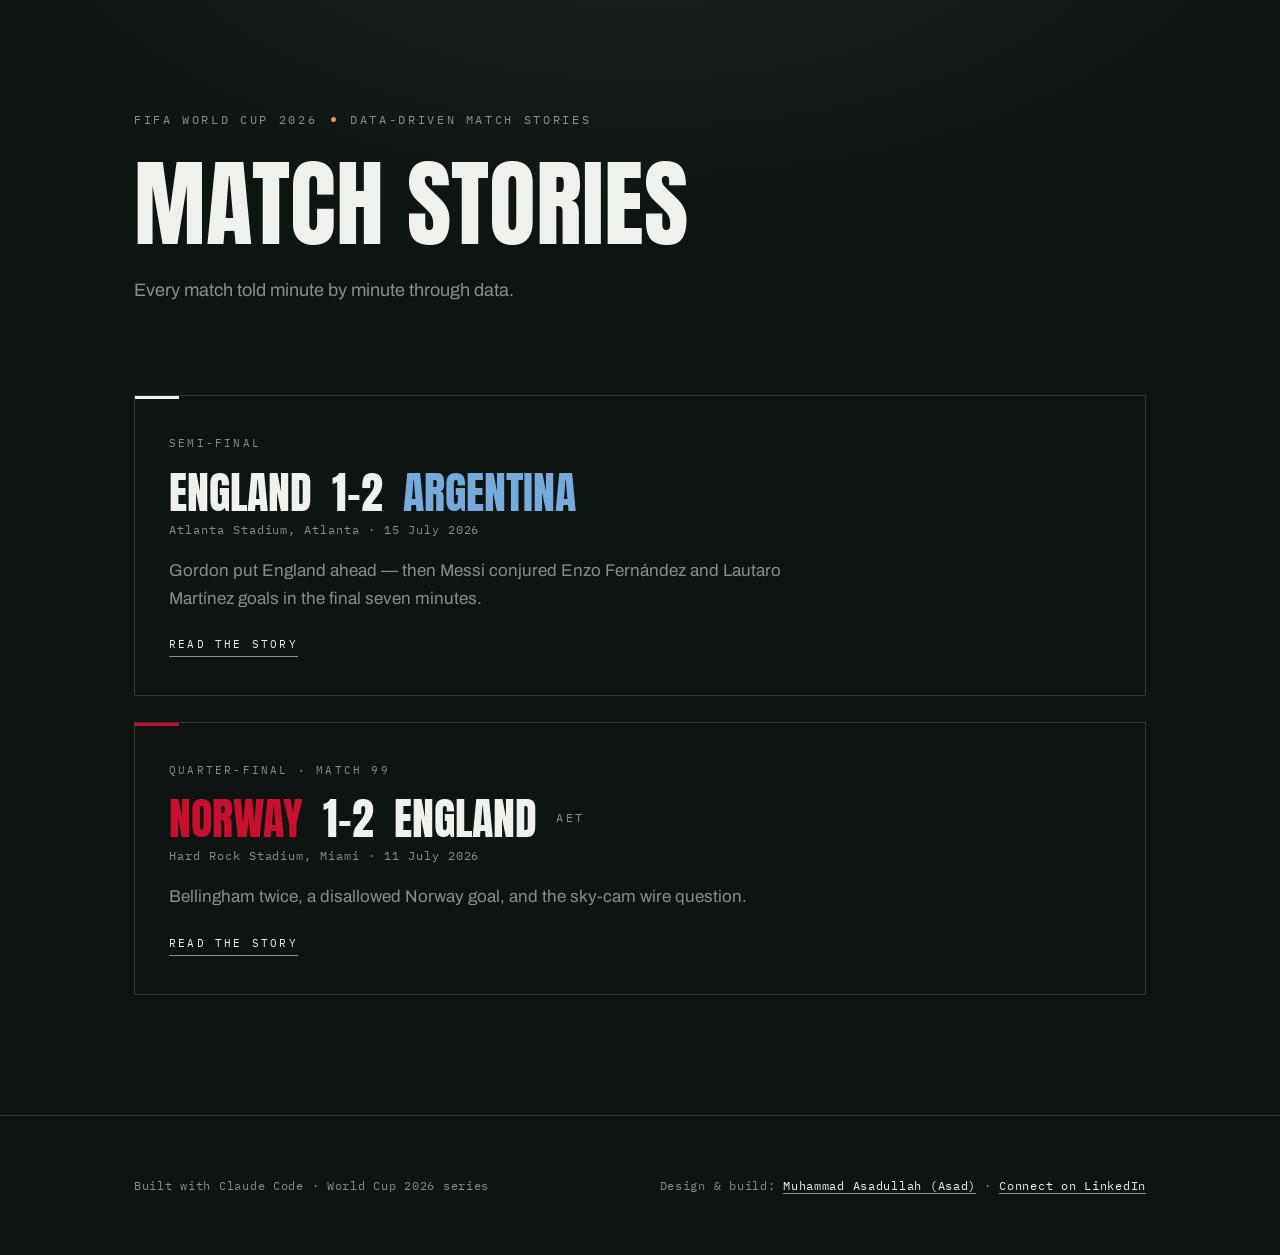
<file: index.html>
<!DOCTYPE html>
<html lang="en">
<head>
<meta charset="UTF-8">
<meta name="viewport" content="width=device-width, initial-scale=1.0">
<title>World Cup 2026 · Match Stories</title>
<meta name="description" content="FIFA World Cup 2026 match stories — every match told minute by minute through data.">
<link rel="preconnect" href="https://fonts.googleapis.com">
<link href="https://fonts.googleapis.com/css2?family=Anton&family=Archivo:wght@400;500;600&family=IBM+Plex+Mono:wght@400;500&display=swap" rel="stylesheet">
<style>
  :root{
    --pitch:#0D1411;
    --pitch-2:#111A16;
    --chalk:#EFF2EC;
    --chalk-dim:rgba(239,242,236,.55);
    --chalk-faint:rgba(239,242,236,.16);
    --amber:#E3A33B;
    --max:1060px;
  }
  *{margin:0;padding:0;box-sizing:border-box}
  body{
    background:
      radial-gradient(1200px 600px at 50% -10%, rgba(233,239,232,.07), transparent 60%),
      var(--pitch);
    color:var(--chalk);
    font-family:'Archivo',sans-serif;
    font-size:17px;line-height:1.65;
    -webkit-font-smoothing:antialiased;
    min-height:100svh;
  }
  ::selection{background:var(--amber);color:var(--pitch)}
  .wrap{max-width:var(--max);margin:0 auto;padding:0 24px}
  header{padding:110px 0 70px}
  .eyebrow{
    font-family:'IBM Plex Mono',monospace;font-size:12px;letter-spacing:.22em;text-transform:uppercase;
    color:var(--chalk-dim);margin-bottom:26px;
    display:flex;gap:14px;align-items:center;flex-wrap:wrap;
  }
  .eyebrow .dot{width:5px;height:5px;border-radius:50%;background:var(--amber);display:inline-block}
  h1{
    font-family:'Anton',sans-serif;text-transform:uppercase;font-weight:400;
    font-size:clamp(44px,8vw,96px);line-height:1;
  }
  .tagline{margin-top:24px;color:var(--chalk-dim);font-size:18px;max-width:560px}
  main{padding-bottom:120px}
  .stories{display:flex;flex-direction:column;gap:26px;margin-top:20px}
  .story-card{
    display:block;text-decoration:none;color:inherit;
    border:1px solid var(--chalk-faint);
    padding:38px 34px;position:relative;
    transition:border-color .2s ease,background .2s ease,transform .2s ease;
  }
  .story-card::before{
    content:'';position:absolute;top:0;left:0;width:44px;height:3px;
    background:var(--card-accent,var(--amber));
  }
  .story-card:hover{border-color:var(--chalk-dim);background:var(--pitch-2);transform:translateY(-2px)}
  .story-card .round{
    font-family:'IBM Plex Mono',monospace;font-size:11px;letter-spacing:.2em;text-transform:uppercase;
    color:var(--chalk-dim);display:block;margin-bottom:16px;
  }
  .story-card .fixture{
    font-family:'Anton',sans-serif;text-transform:uppercase;
    font-size:clamp(26px,4.4vw,44px);line-height:1.05;
    display:flex;gap:.45em;align-items:baseline;flex-wrap:wrap;
  }
  .story-card .fixture .h{color:var(--card-home,var(--chalk))}
  .story-card .fixture .a{color:var(--card-away,var(--chalk))}
  .story-card .fixture .s{color:var(--chalk)}
  .story-card .fixture .note{
    font-family:'IBM Plex Mono',monospace;font-size:12px;letter-spacing:.18em;
    color:var(--chalk-dim);align-self:center;
  }
  .story-card .meta{
    font-family:'IBM Plex Mono',monospace;font-size:12px;letter-spacing:.08em;
    color:var(--chalk-dim);margin-top:14px;
  }
  .story-card .blurb{color:var(--chalk-dim);margin-top:14px;max-width:620px}
  .story-card .cta{
    font-family:'IBM Plex Mono',monospace;font-size:11px;letter-spacing:.2em;text-transform:uppercase;
    color:var(--chalk);margin-top:22px;display:inline-block;
    border-bottom:1px solid var(--chalk-dim);padding-bottom:3px;
  }
  .story-card:hover .cta{border-bottom-color:var(--amber)}
  .empty,.load-error{
    font-family:'IBM Plex Mono',monospace;font-size:14px;color:var(--chalk-dim);line-height:2;
  }
  footer{border-top:1px solid var(--chalk-faint);padding:60px 0}
  footer .wrap{display:flex;justify-content:space-between;gap:24px;flex-wrap:wrap;align-items:baseline}
  footer p{font-family:'IBM Plex Mono',monospace;font-size:12px;color:var(--chalk-dim);letter-spacing:.06em}
  footer a{
    color:var(--chalk);text-decoration:none;
    border-bottom:1px solid var(--chalk-dim);
    transition:border-color .2s ease,color .2s ease;
  }
  footer a:hover{color:#fff;border-bottom-color:var(--amber)}
  :focus-visible{outline:2px solid var(--amber);outline-offset:3px}
</style>
</head>
<body>
<header>
  <div class="wrap">
    <div class="eyebrow">
      <span>FIFA World Cup 2026</span><span class="dot"></span>
      <span>Data-driven match stories</span>
    </div>
    <h1>Match Stories</h1>
    <p class="tagline" id="tagline">Every match told minute by minute through data.</p>
  </div>
</header>
<main>
  <div class="wrap">
    <div class="stories" id="stories"></div>
  </div>
</main>
<footer>
  <div class="wrap">
    <p>Built with Claude Code · World Cup 2026 series</p>
    <p>Design &amp; build:
      <a href="https://www.linkedin.com/in/masad1" target="_blank" rel="noopener">Muhammad Asadullah (Asad)</a>
      · <a href="https://www.linkedin.com/in/masad1" target="_blank" rel="noopener">Connect on LinkedIn</a>
    </p>
  </div>
</footer>
<script>
(function(){
  var box = document.getElementById('stories');
  function esc(s){
    return String(s).replace(/[&<>"']/g, function(c){
      return {'&':'&amp;','<':'&lt;','>':'&gt;','"':'&quot;',"'":'&#39;'}[c];
    });
  }
  fetch('matches/manifest.json')
    .then(function(res){
      if(!res.ok) throw new Error('HTTP ' + res.status);
      return res.json();
    })
    .then(function(manifest){
      if(manifest.tagline) document.getElementById('tagline').textContent = manifest.tagline;
      if(!manifest.stories.length){
        box.innerHTML = '<p class="empty">No match stories yet.</p>';
        return;
      }
      box.innerHTML = manifest.stories.map(function(m){
        return '<a class="story-card" href="' + esc(m.page) + '"' +
          ' style="--card-accent:' + esc(m.home.color) + ';--card-home:' + esc(m.home.color) + ';--card-away:' + esc(m.away.color) + '">' +
          '<span class="round">' + esc(m.round) + '</span>' +
          '<span class="fixture">' +
            '<span class="h">' + esc(m.home.name) + '</span>' +
            '<span class="s">' + m.home.score + '–' + m.away.score + '</span>' +
            '<span class="a">' + esc(m.away.name) + '</span>' +
            (m.note ? '<span class="note">' + esc(m.note) + '</span>' : '') +
          '</span>' +
          '<span class="meta">' + esc(m.venue) + ' · ' + esc(m.date) + '</span>' +
          '<p class="blurb">' + esc(m.blurb) + '</p>' +
          '<span class="cta">Read the story</span>' +
        '</a>';
      }).join('');
    })
    .catch(function(err){
      box.innerHTML = '<p class="load-error">Could not load matches/manifest.json (' + esc(String(err.message || err)) + ').<br>' +
        'Serve this folder over HTTP, e.g. <strong>python -m http.server</strong>, then reload.</p>';
    });
})();
</script>
</body>
</html>
</file>
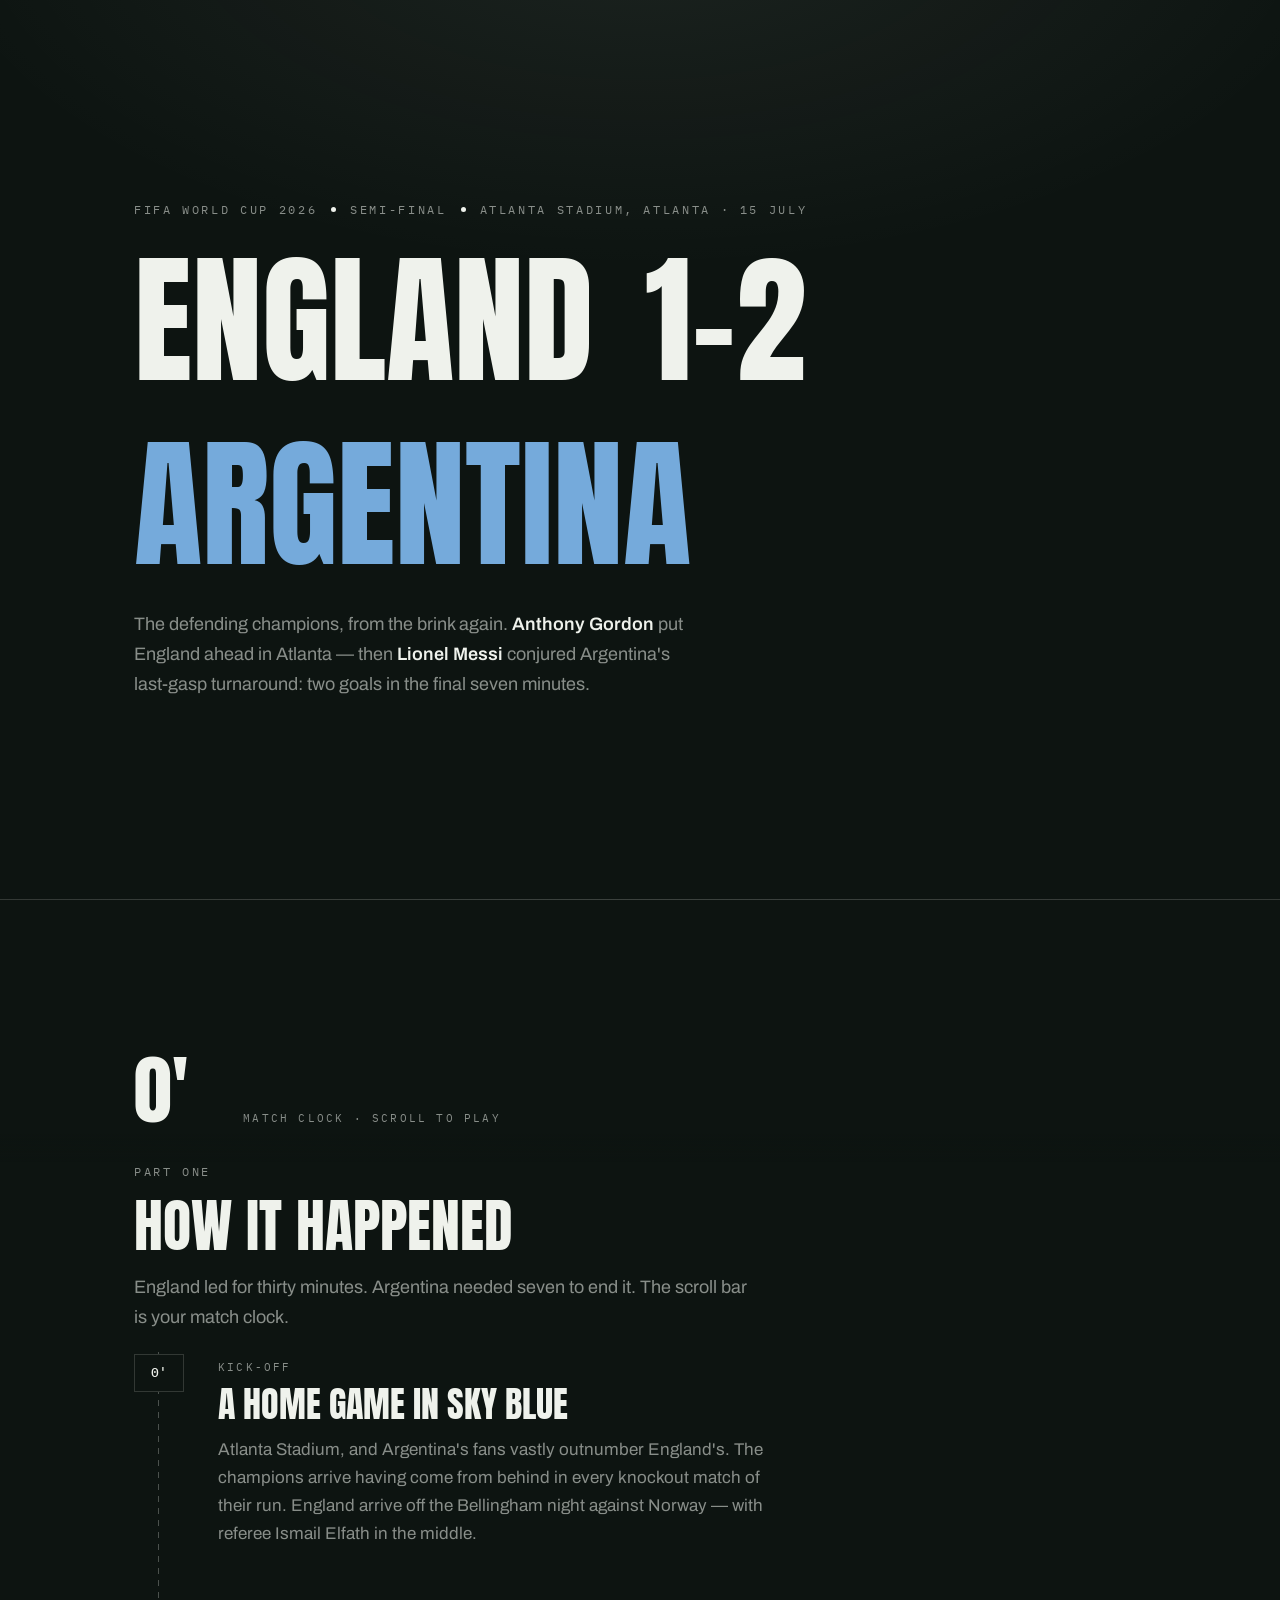
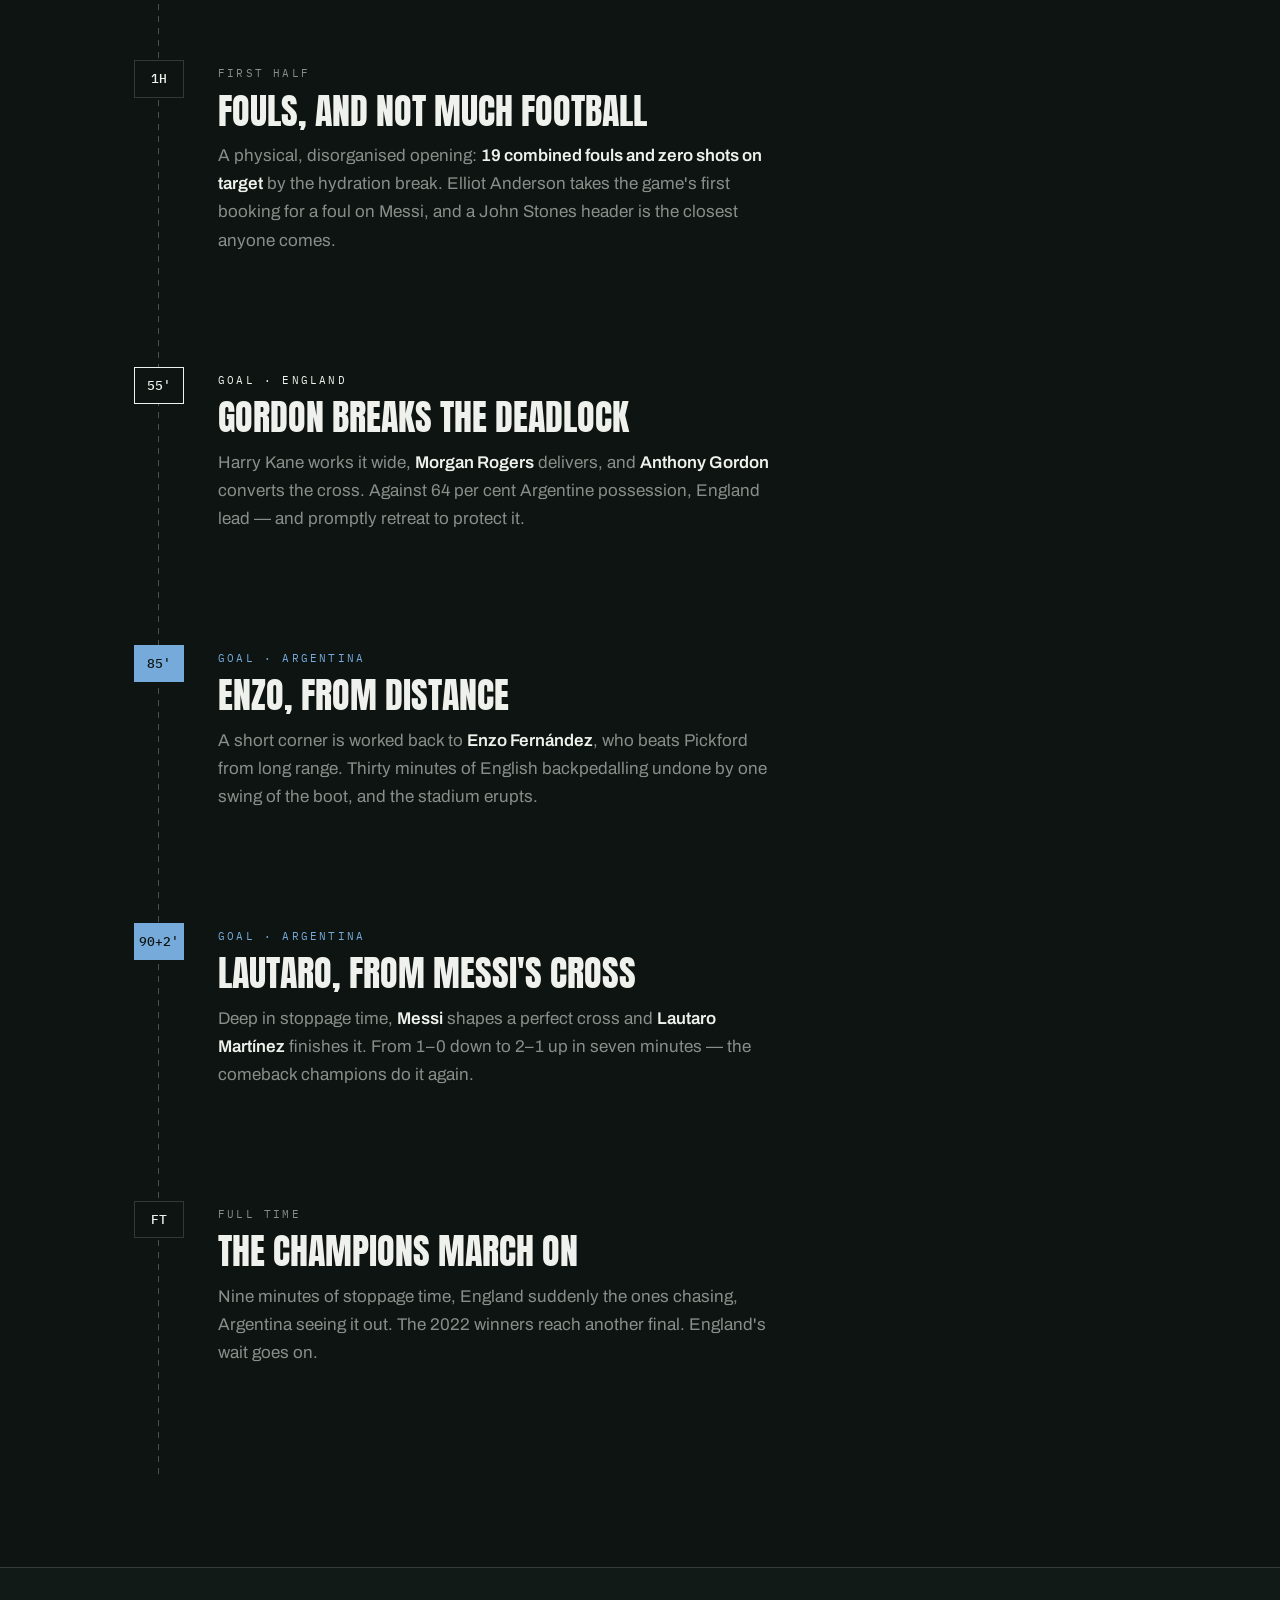
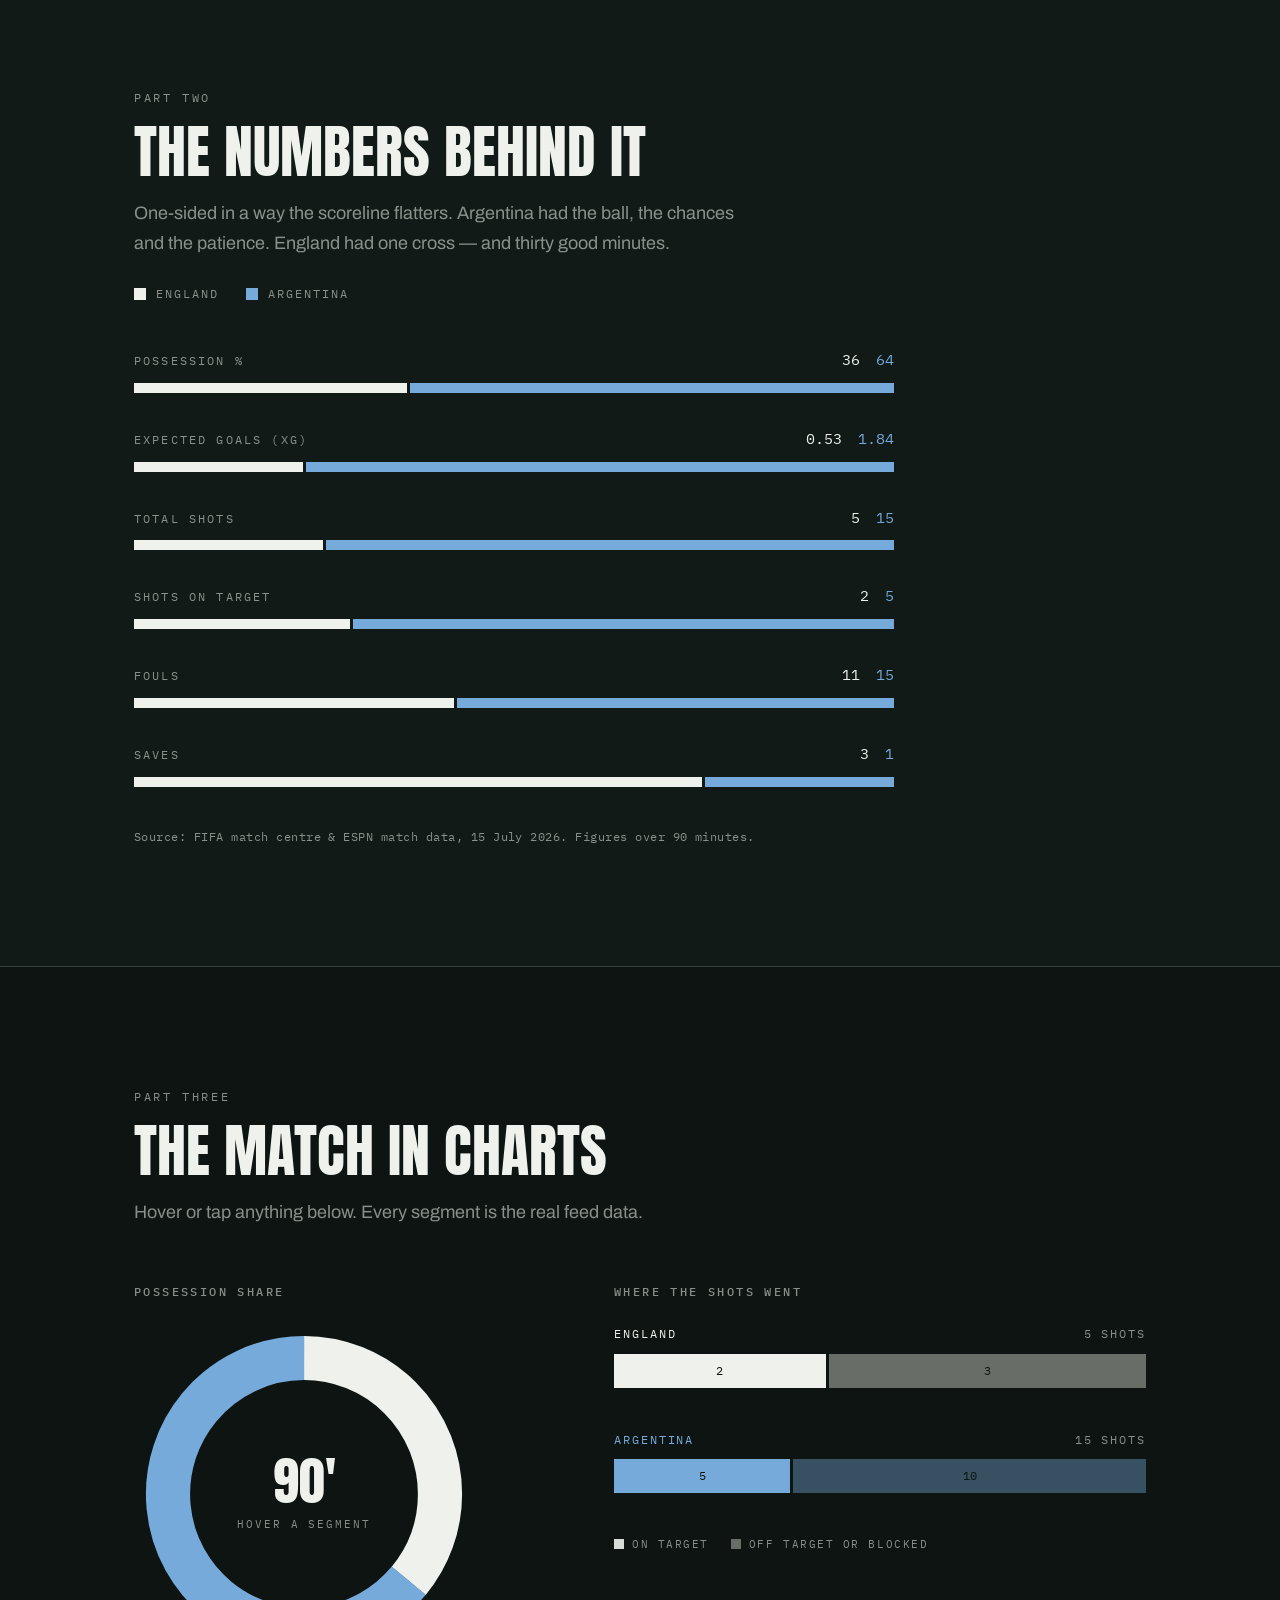
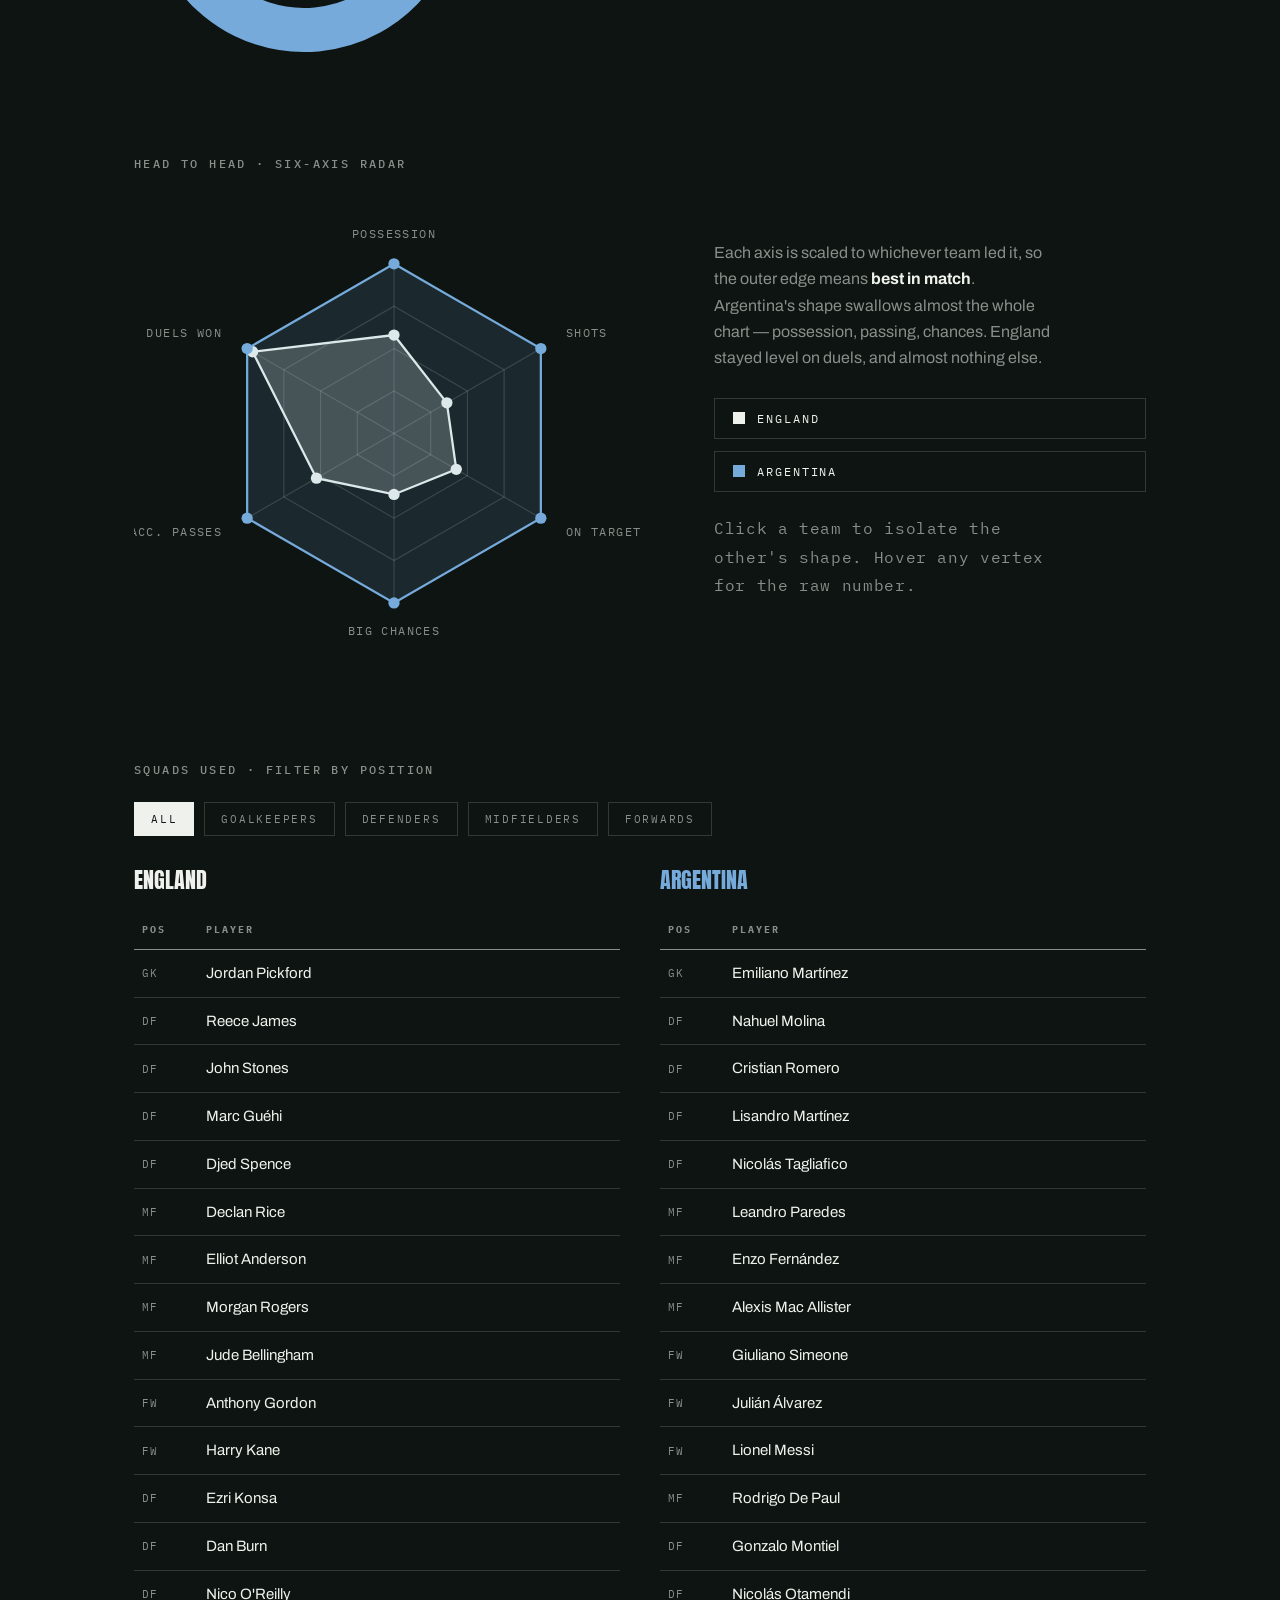
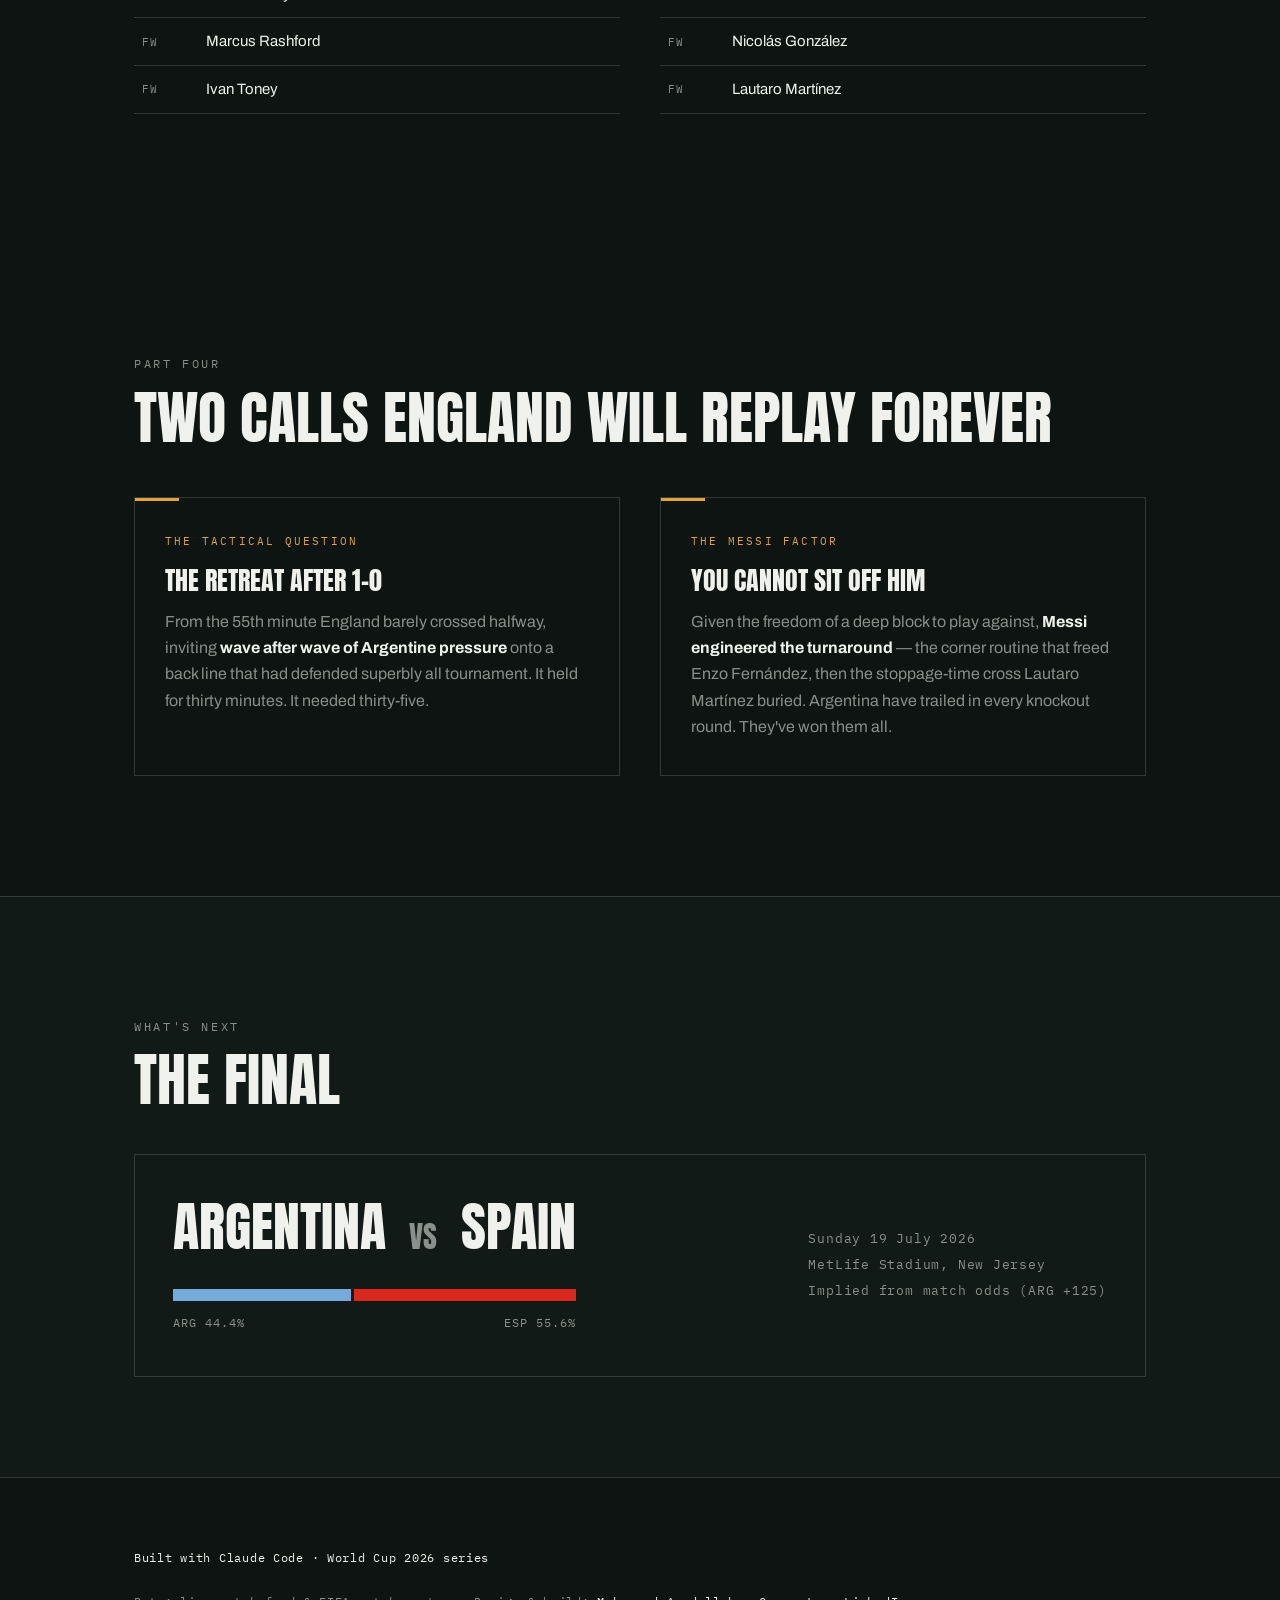
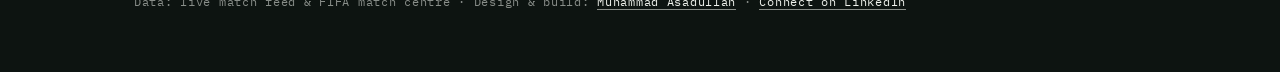
<file: england-argentina-story.html>
<!DOCTYPE html>
<html lang="en">
<head>
<meta charset="UTF-8">
<meta name="viewport" content="width=device-width, initial-scale=1.0">
<title>ENG 1–2 ARG · A Semi-final in Data</title>
<meta name="description" content="England 1-2 Argentina, FIFA World Cup 2026 semi-final, told minute by minute through data.">
<link rel="preconnect" href="https://fonts.googleapis.com">
<link href="https://fonts.googleapis.com/css2?family=Anton&family=Archivo:wght@400;500;600&family=IBM+Plex+Mono:wght@400;500&display=swap" rel="stylesheet">
<link rel="stylesheet" href="assets/story.css">
</head>
<body data-match="matches/england-argentina-sf.json">
<script src="assets/story.js"></script>
</body>
</html>
</file>
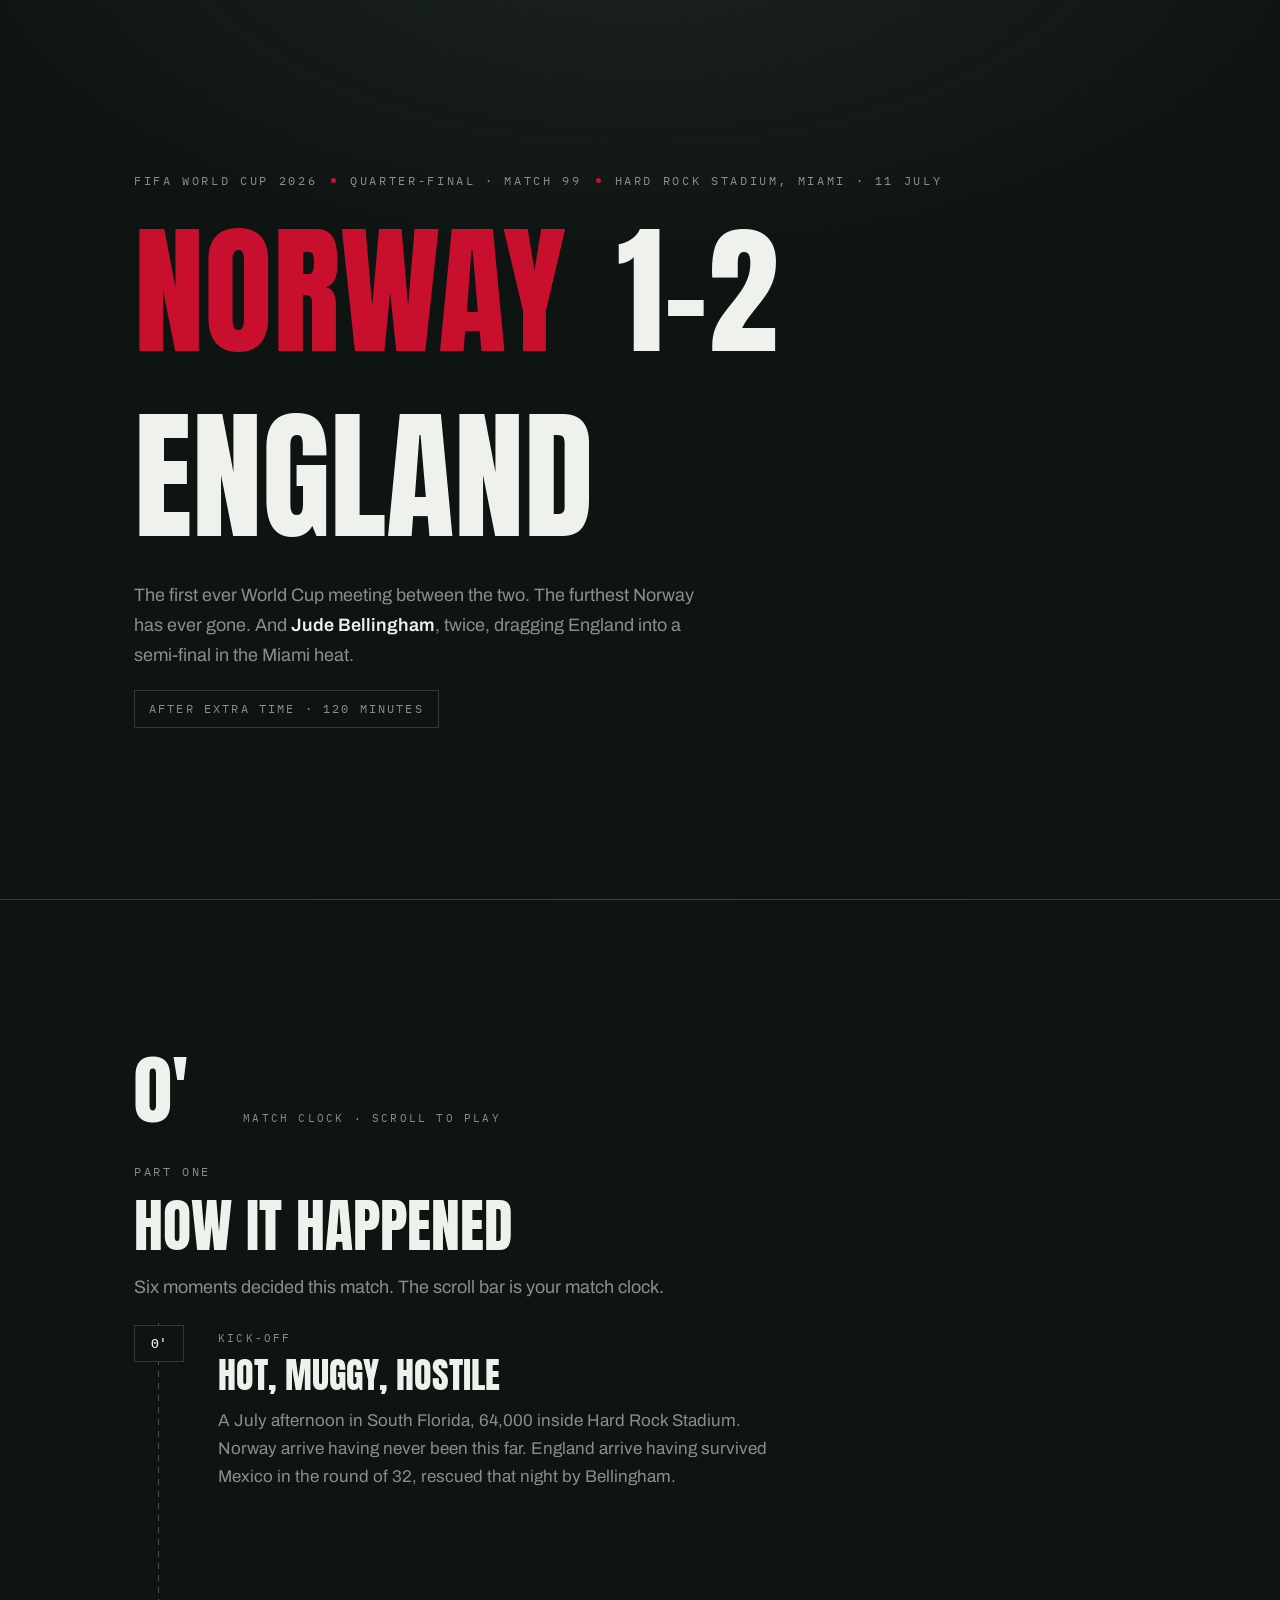
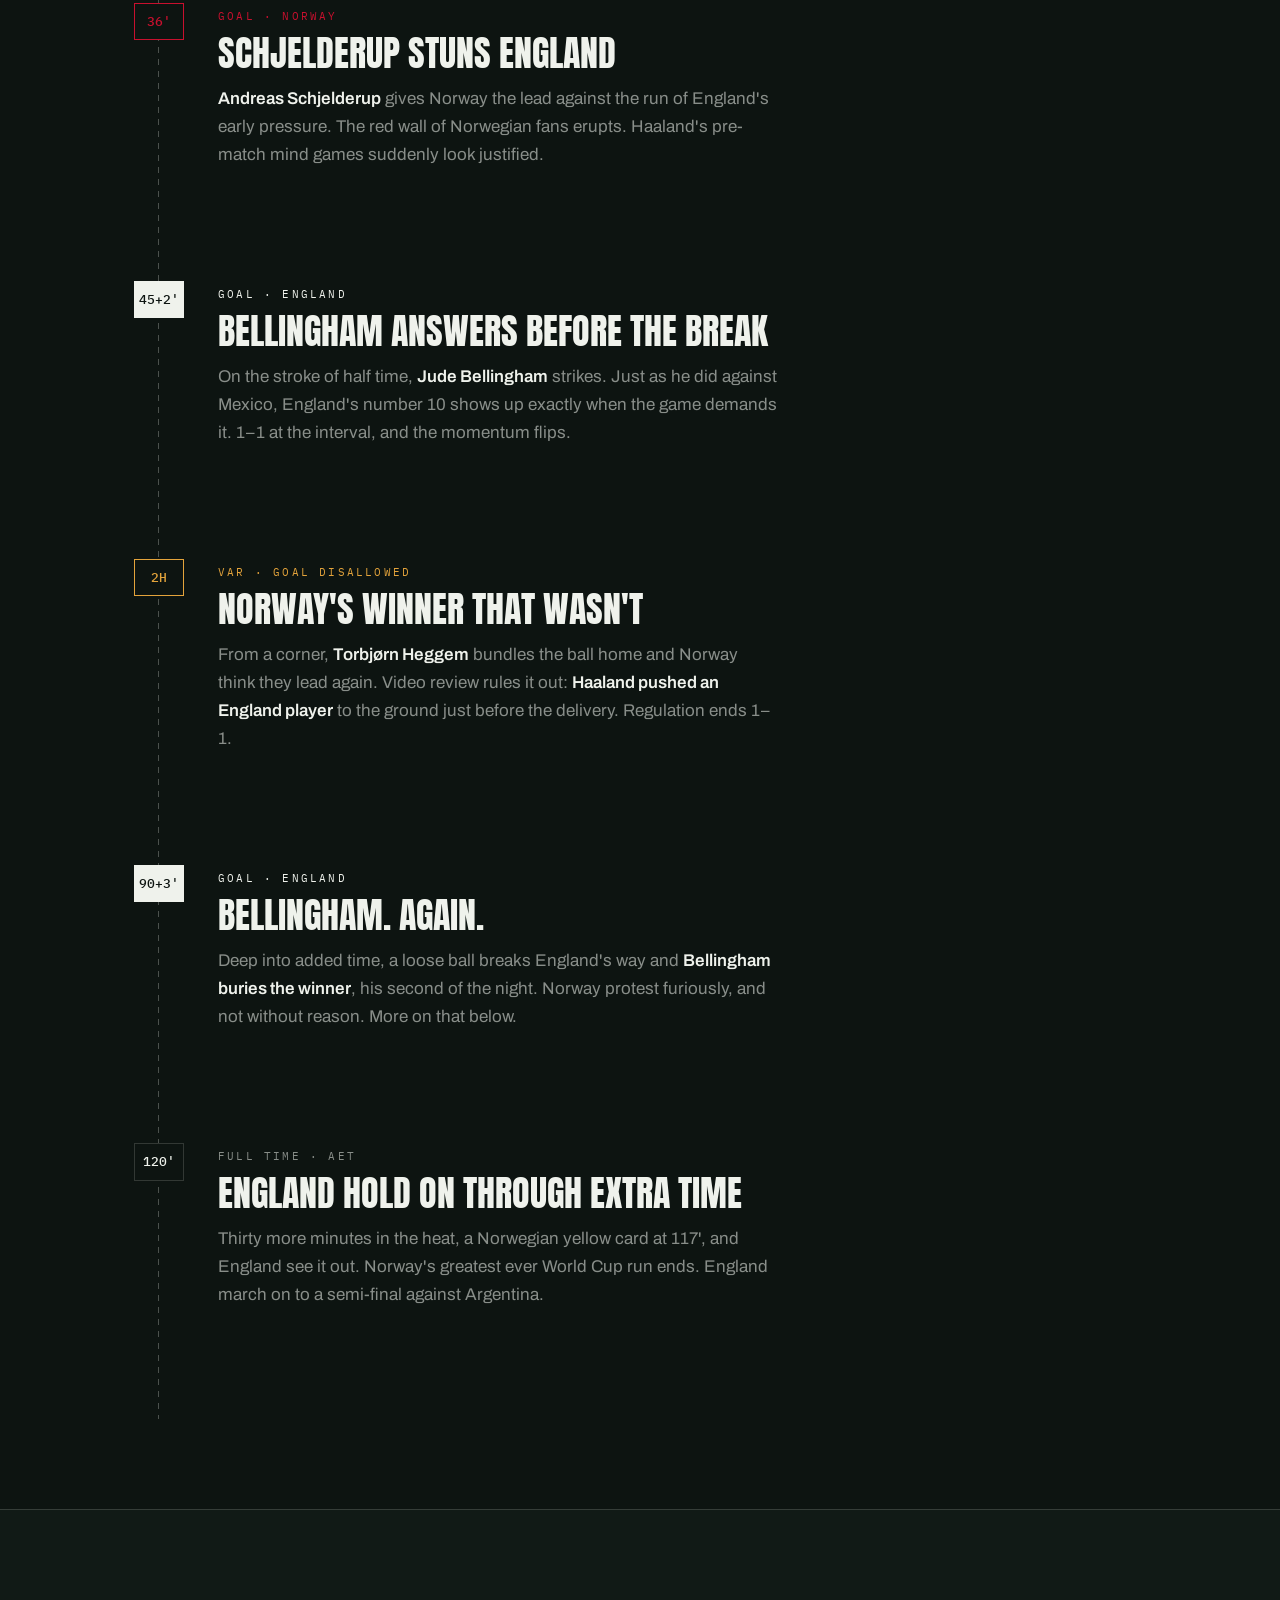
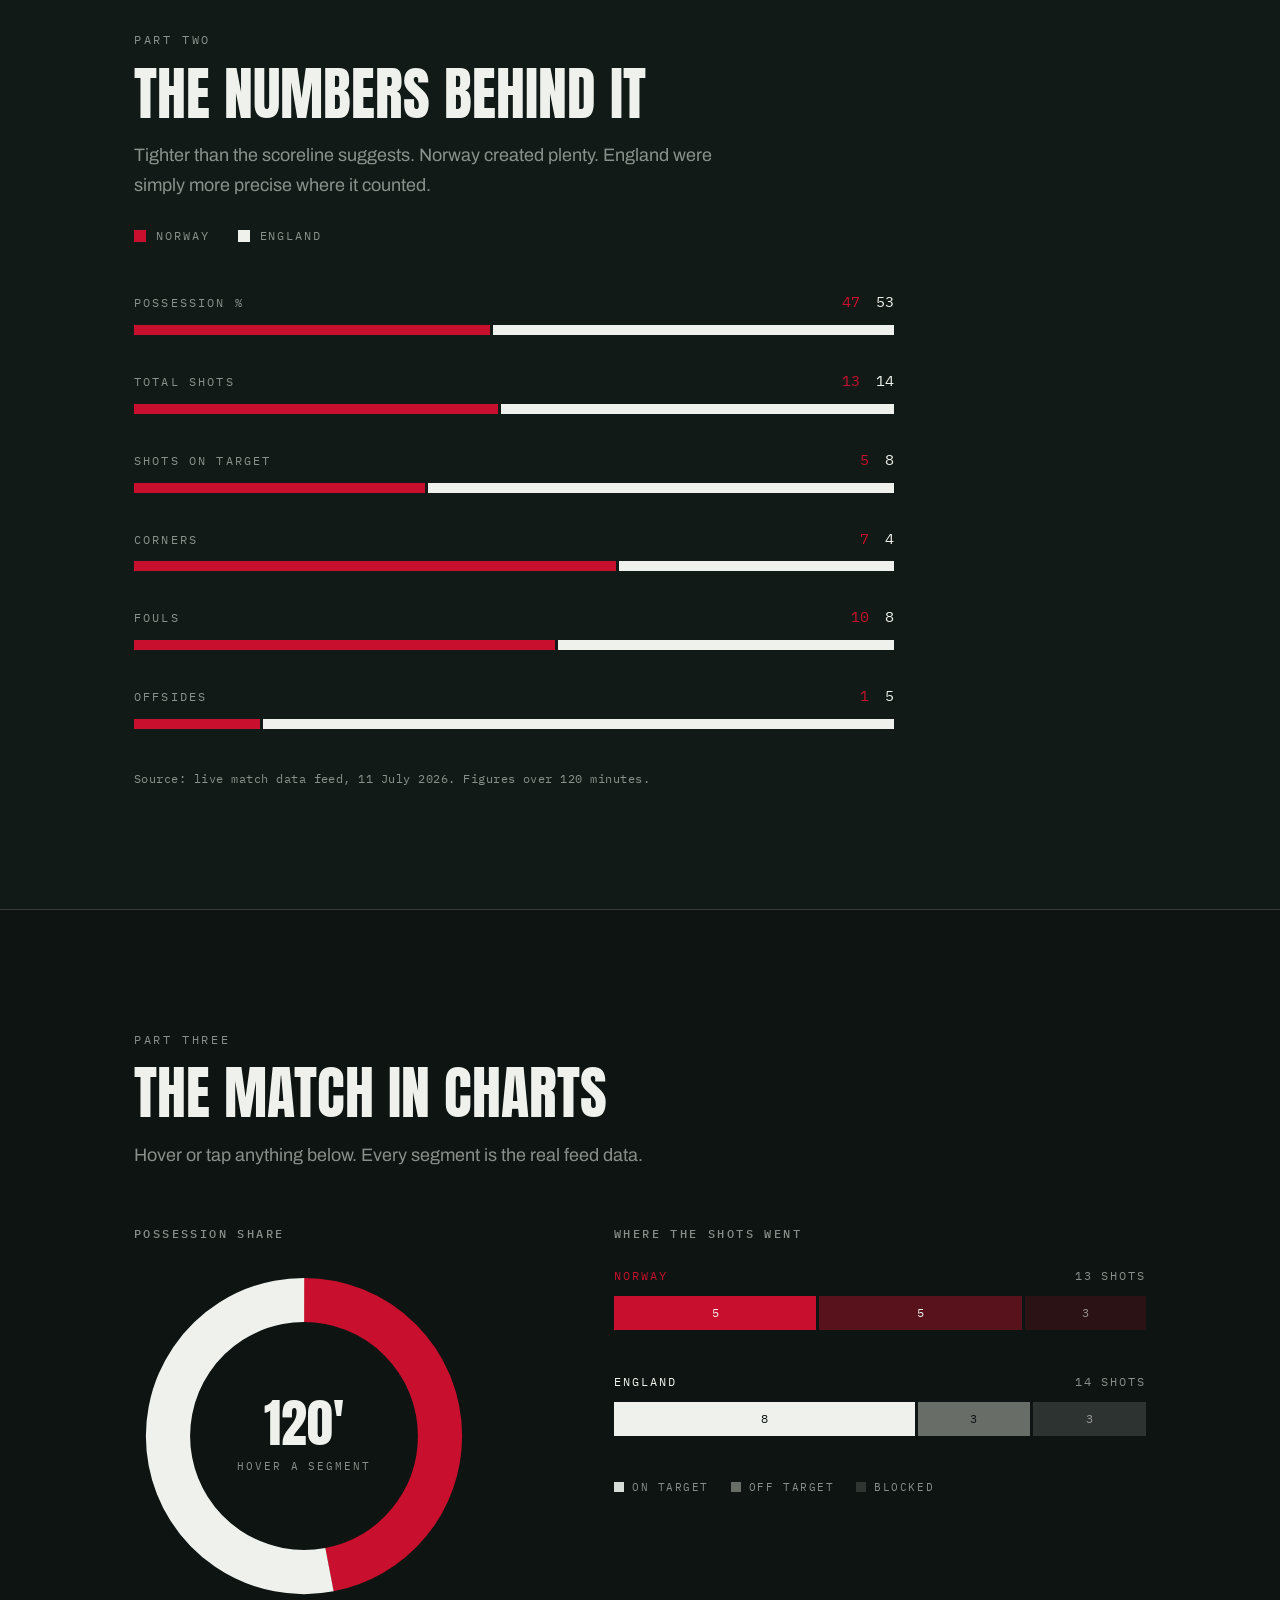
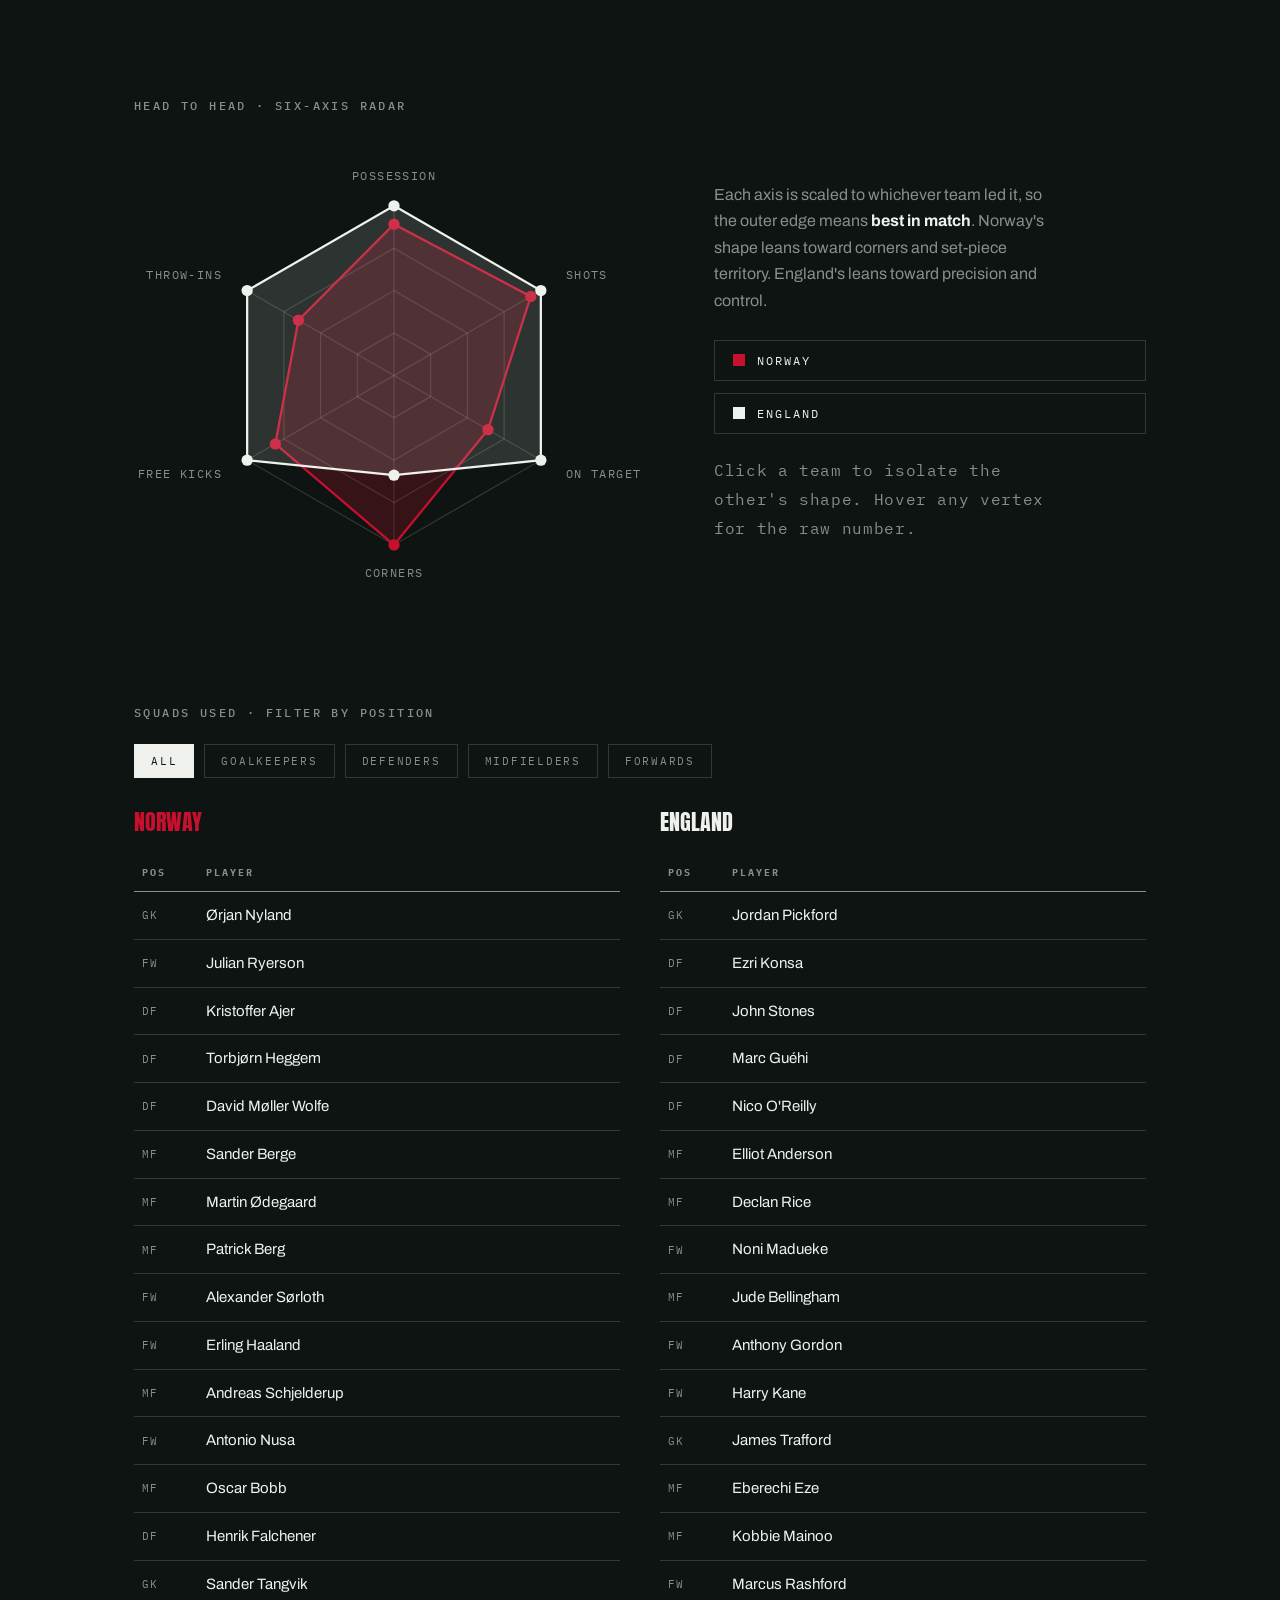
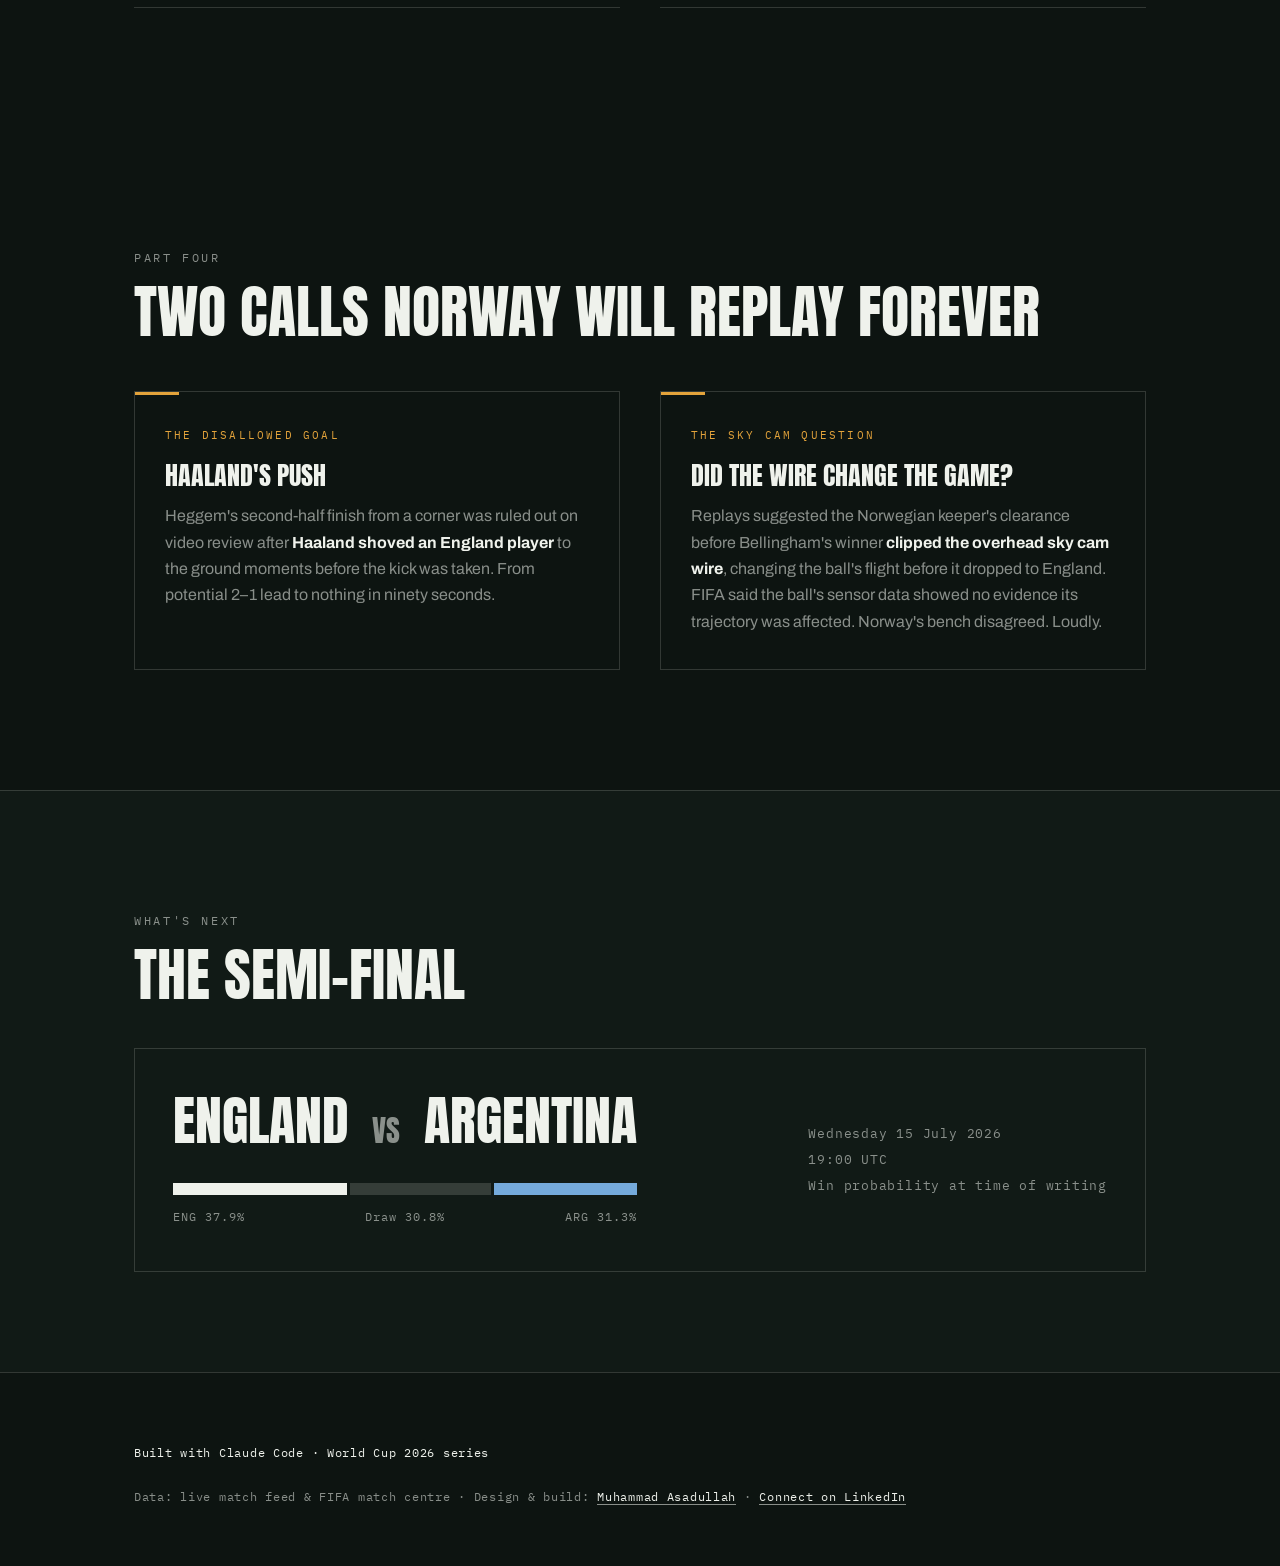
<file: norway-england-story.html>
<!DOCTYPE html>
<html lang="en">
<head>
<meta charset="UTF-8">
<meta name="viewport" content="width=device-width, initial-scale=1.0">
<title>NOR 1–2 ENG · A Quarter-final in Data</title>
<meta name="description" content="Norway 1-2 England, FIFA World Cup 2026 quarter-final, told minute by minute through data.">
<link rel="preconnect" href="https://fonts.googleapis.com">
<link href="https://fonts.googleapis.com/css2?family=Anton&family=Archivo:wght@400;500;600&family=IBM+Plex+Mono:wght@400;500&display=swap" rel="stylesheet">
<link rel="stylesheet" href="assets/story.css">
</head>
<body data-match="matches/norway-england-qf.json">
<script src="assets/story.js"></script>
</body>
</html>
</file>
<file: assets/story.css>
/* Match story engine — shared styles.
   Team colours are custom properties set from the match JSON at runtime:
   --home / --away plus derived alpha tints. Defaults match Norway–England. */
:root{
  --pitch:#0D1411;
  --pitch-2:#111A16;
  --chalk:#EFF2EC;
  --chalk-dim:rgba(239,242,236,.55);
  --chalk-faint:rgba(239,242,236,.16);
  --amber:#E3A33B;
  --max:1060px;
  --home:#C8102E;
  --away:#EFF2EC;
  --home-text:#EFF2EC;
  --away-text:#0D1411;
  --home-soft:rgba(200,16,46,.4);
  --home-faint:rgba(200,16,46,.16);
  --home-fill:rgba(200,16,46,.22);
  --away-soft:rgba(239,242,236,.4);
  --away-faint:rgba(239,242,236,.14);
  --away-fill:rgba(239,242,236,.14);
}
*{margin:0;padding:0;box-sizing:border-box}
html{scroll-behavior:smooth}
body{
  background:var(--pitch);
  color:var(--chalk);
  font-family:'Archivo',sans-serif;
  font-size:17px;
  line-height:1.65;
  -webkit-font-smoothing:antialiased;
  overflow-x:hidden;
}
::selection{background:var(--home);color:var(--home-text)}
.wrap{max-width:var(--max);margin:0 auto;padding:0 24px}
.mono{font-family:'IBM Plex Mono',monospace}
.display{font-family:'Anton',sans-serif;letter-spacing:.01em;text-transform:uppercase}

/* ---------- LOAD ERROR ---------- */
.load-error{
  min-height:100svh;display:flex;align-items:center;justify-content:center;padding:24px;
  font-family:'IBM Plex Mono',monospace;font-size:14px;color:var(--chalk-dim);
  text-align:center;line-height:2;
}

/* ---------- HERO ---------- */
.hero{
  min-height:100svh;
  display:flex;flex-direction:column;justify-content:center;
  position:relative;
  background:
    radial-gradient(1200px 600px at 50% -10%, rgba(233,239,232,.07), transparent 60%),
    var(--pitch);
  border-bottom:1px solid var(--chalk-faint);
}
.hero .eyebrow{
  font-family:'IBM Plex Mono',monospace;
  font-size:12px;letter-spacing:.22em;text-transform:uppercase;
  color:var(--chalk-dim);
  display:flex;gap:14px;flex-wrap:wrap;align-items:center;
  margin-bottom:34px;
}
.hero .eyebrow .dot{width:5px;height:5px;border-radius:50%;background:var(--home);display:inline-block}
.scoreline{
  display:flex;align-items:baseline;gap:4vw;flex-wrap:wrap;
}
.scoreline .team{
  font-family:'Anton',sans-serif;text-transform:uppercase;
  font-size:clamp(56px,11vw,150px);
  line-height:.95;
}
.scoreline .team.home{color:var(--home)}
.scoreline .team.away{color:var(--away)}
.scoreline .score{
  font-family:'Anton',sans-serif;
  font-size:clamp(56px,11vw,150px);
  line-height:.95;
  color:var(--chalk);
  position:relative;
}
.hero .sub{
  margin-top:38px;max-width:560px;
  color:var(--chalk-dim);font-size:18px;
}
.hero .sub strong{color:var(--chalk);font-weight:600}
.hero .aet{
  display:inline-block;margin-top:20px;
  font-family:'IBM Plex Mono',monospace;font-size:12px;letter-spacing:.18em;text-transform:uppercase;
  border:1px solid var(--chalk-faint);padding:8px 14px;color:var(--chalk-dim);
}
/* ---------- SECTION HEADERS ---------- */
.kicker{
  font-family:'IBM Plex Mono',monospace;font-size:12px;letter-spacing:.22em;text-transform:uppercase;
  color:var(--chalk-dim);margin-bottom:14px;
}
h2{
  font-family:'Anton',sans-serif;text-transform:uppercase;font-weight:400;
  font-size:clamp(34px,5.5vw,58px);line-height:1.02;margin-bottom:18px;
}
.lede{color:var(--chalk-dim);max-width:620px;font-size:18px}
.lede strong{color:var(--chalk)}

/* ---------- TIMELINE ---------- */
.timeline-section{padding:130px 0 90px;position:relative}
.clock-sticky{
  position:sticky;top:0;z-index:5;
  background:linear-gradient(var(--pitch) 78%, transparent);
  padding:22px 0 34px;
  pointer-events:none;
}
.clock-sticky .wrap{display:flex;align-items:baseline;gap:18px}
#matchClock{
  font-family:'Anton',sans-serif;font-size:clamp(44px,7vw,76px);line-height:1;
  color:var(--chalk);min-width:2.4ch;font-variant-numeric:tabular-nums;
}
.clock-label{
  font-family:'IBM Plex Mono',monospace;font-size:11px;letter-spacing:.2em;text-transform:uppercase;color:var(--chalk-dim);
}
.tl{
  position:relative;margin-top:20px;
  padding-left:0;
}
.tl::before{
  content:'';position:absolute;left:24px;top:0;bottom:0;width:1px;
  background:repeating-linear-gradient(to bottom, var(--chalk-dim) 0 6px, transparent 6px 12px);
  opacity:.5;
}
.event{
  position:relative;
  padding:0 24px 110px 84px;
  max-width:720px;
  opacity:0;transform:translateY(26px);
  transition:opacity .7s ease,transform .7s ease;
}
.event.visible{opacity:1;transform:none}
.event .minute{
  position:absolute;left:0;top:2px;width:50px;text-align:center;
  font-family:'IBM Plex Mono',monospace;font-size:13px;font-weight:500;
  padding:7px 0;background:var(--pitch);
  border:1px solid var(--chalk-faint);color:var(--chalk);
}
.event.goal-home .minute{border-color:var(--home);color:var(--home)}
.event.goal-away .minute{border-color:var(--away);background:var(--away);color:var(--away-text);font-weight:500}
.event.var .minute{border-color:var(--amber);color:var(--amber)}
.event .tag{
  font-family:'IBM Plex Mono',monospace;font-size:11px;letter-spacing:.2em;text-transform:uppercase;
  margin-bottom:10px;display:inline-block;
}
.event.goal-home .tag{color:var(--home)}
.event.goal-away .tag{color:var(--away)}
.event.var .tag{color:var(--amber)}
.event.neutral .tag{color:var(--chalk-dim)}
.event h3{
  font-family:'Anton',sans-serif;font-weight:400;text-transform:uppercase;
  font-size:clamp(24px,3.6vw,36px);line-height:1.05;margin-bottom:12px;
}
.event p{color:var(--chalk-dim);max-width:560px}
.event p strong{color:var(--chalk);font-weight:600}

/* ---------- STATS ---------- */
.stats-section{
  padding:120px 0;
  background:var(--pitch-2);
  border-top:1px solid var(--chalk-faint);
  border-bottom:1px solid var(--chalk-faint);
}
.legend{
  display:flex;gap:28px;margin:26px 0 44px;
  font-family:'IBM Plex Mono',monospace;font-size:12px;letter-spacing:.16em;text-transform:uppercase;
}
.legend span{display:flex;align-items:center;gap:10px;color:var(--chalk-dim)}
.legend i{width:12px;height:12px;display:inline-block}
.legend .home i{background:var(--home)}
.legend .away i{background:var(--away)}
.stat{margin-bottom:34px;max-width:760px}
.stat .row{
  display:flex;justify-content:space-between;align-items:baseline;margin-bottom:10px;
}
.stat .name{font-family:'IBM Plex Mono',monospace;font-size:12px;letter-spacing:.18em;text-transform:uppercase;color:var(--chalk-dim)}
.stat .vals{font-family:'IBM Plex Mono',monospace;font-size:15px}
.stat .vals .vh{color:var(--home);margin-right:16px}
.stat .vals .va{color:var(--away)}
.bars{display:flex;height:10px;gap:3px}
.bars .bh,.bars .ba{height:100%;width:0;transition:width 1.1s cubic-bezier(.2,.7,.2,1)}
.bars .bh{background:var(--home)}
.bars .ba{background:var(--away)}
.stat-note{
  font-family:'IBM Plex Mono',monospace;font-size:12px;color:var(--chalk-dim);
  margin-top:40px;letter-spacing:.04em;
}

/* ---------- CHARTS ---------- */
.charts-section{padding:120px 0}
.charts-grid{
  display:grid;grid-template-columns:minmax(280px,420px) 1fr;
  gap:60px;align-items:start;margin-top:54px;
}
.chart-block h3{
  font-family:'IBM Plex Mono',monospace;font-weight:500;font-size:12px;
  letter-spacing:.2em;text-transform:uppercase;color:var(--chalk-dim);
  margin-bottom:22px;
}
/* Donut */
.donut-wrap{position:relative;max-width:340px}
.donut-wrap svg{width:100%;height:auto;display:block}
.donut-seg{cursor:pointer;transition:opacity .25s ease, stroke-width .25s ease}
.donut-seg:hover,.donut-seg:focus-visible{stroke-width:34}
.donut-center{
  position:absolute;inset:0;display:flex;flex-direction:column;
  align-items:center;justify-content:center;pointer-events:none;text-align:center;
}
.donut-center .big{font-family:'Anton',sans-serif;font-size:52px;line-height:1}
.donut-center .small{font-family:'IBM Plex Mono',monospace;font-size:11px;letter-spacing:.18em;text-transform:uppercase;color:var(--chalk-dim);margin-top:8px}
/* Slice bars */
.slice-group{margin-bottom:42px}
.slice-team{
  display:flex;justify-content:space-between;align-items:baseline;
  font-family:'IBM Plex Mono',monospace;font-size:12px;letter-spacing:.16em;text-transform:uppercase;
  margin-bottom:10px;
}
.slice-team .t-home{color:var(--home)} .slice-team .t-away{color:var(--away)}
.slice-team .total{color:var(--chalk-dim)}
.slice-bar{display:flex;height:34px;gap:3px}
.slice{
  height:100%;cursor:pointer;position:relative;
  transition:transform .2s ease,opacity .2s ease;
  display:flex;align-items:center;justify-content:center;
  font-family:'IBM Plex Mono',monospace;font-size:12px;
}
.slice:hover,.slice:focus-visible{transform:translateY(-3px)}
.slice.on-home{background:var(--home);color:var(--home-text)}
.slice.off-home{background:var(--home-soft);color:var(--home-text)}
.slice.blk-home{background:var(--home-faint);color:var(--chalk-dim)}
.slice.on-away{background:var(--away);color:var(--away-text)}
.slice.off-away{background:var(--away-soft);color:var(--away-text)}
.slice.blk-away{background:var(--away-faint);color:var(--chalk-dim)}
.slice-legend{
  display:flex;gap:22px;margin-top:22px;flex-wrap:wrap;
  font-family:'IBM Plex Mono',monospace;font-size:11px;letter-spacing:.14em;text-transform:uppercase;color:var(--chalk-dim);
}
.slice-legend span{display:flex;align-items:center;gap:8px}
.slice-legend i{width:10px;height:10px;display:inline-block;background:var(--chalk);opacity:.9}
.slice-legend .l-off i{opacity:.4}
.slice-legend .l-blk i{opacity:.15}
/* Tooltip */
#tip{
  position:fixed;z-index:50;pointer-events:none;
  background:var(--chalk);color:var(--pitch);
  font-family:'IBM Plex Mono',monospace;font-size:12px;
  padding:8px 12px;letter-spacing:.04em;
  opacity:0;transform:translateY(4px);transition:opacity .15s ease,transform .15s ease;
  white-space:nowrap;
}
#tip.show{opacity:1;transform:none}
/* Squads table */
.table-block{margin-top:90px}
.filters{display:flex;gap:10px;flex-wrap:wrap;margin-bottom:26px}
.filters button{
  font-family:'IBM Plex Mono',monospace;font-size:11px;letter-spacing:.16em;text-transform:uppercase;
  background:transparent;color:var(--chalk-dim);border:1px solid var(--chalk-faint);
  padding:9px 16px;cursor:pointer;transition:all .2s ease;
}
.filters button:hover{color:var(--chalk);border-color:var(--chalk-dim)}
.filters button.active{background:var(--chalk);color:var(--pitch);border-color:var(--chalk)}
.squads{display:grid;grid-template-columns:1fr 1fr;gap:40px}
.squad table{width:100%;border-collapse:collapse}
.squad caption{
  text-align:left;font-family:'Anton',sans-serif;text-transform:uppercase;font-size:22px;
  padding-bottom:14px;
}
.squad.home caption{color:var(--home)}
.squad.away caption{color:var(--away)}
.squad th{
  font-family:'IBM Plex Mono',monospace;font-size:10px;letter-spacing:.2em;text-transform:uppercase;
  color:var(--chalk-dim);text-align:left;padding:10px 8px;border-bottom:1px solid var(--chalk-dim);
}
.squad td{
  padding:11px 8px;border-bottom:1px solid var(--chalk-faint);font-size:15px;
  transition:opacity .25s ease;
}
.squad td.pos{
  font-family:'IBM Plex Mono',monospace;font-size:11px;letter-spacing:.12em;text-transform:uppercase;color:var(--chalk-dim);
  width:64px;
}
.squad tr.dim td{opacity:.18}
.squad tr:hover td{background:rgba(239,242,236,.04)}

/* Radar */
.radar-block{margin-top:90px}
.radar-flex{display:flex;gap:60px;align-items:center;flex-wrap:wrap}
.radar-wrap{flex:1 1 380px;max-width:520px}
.radar-wrap svg{width:100%;height:auto;display:block}
.radar-axis-label{
  font-family:'IBM Plex Mono',monospace;font-size:10.5px;letter-spacing:.12em;
  text-transform:uppercase;fill:var(--chalk-dim);
}
.radar-grid{fill:none;stroke:var(--chalk-faint);stroke-width:1}
.radar-spoke{stroke:var(--chalk-faint);stroke-width:1}
.radar-poly{transition:opacity .35s ease}
.radar-poly.home{fill:var(--home-fill);stroke:var(--home);stroke-width:2}
.radar-poly.away{fill:var(--away-fill);stroke:var(--away);stroke-width:2}
.radar-poly.hidden{opacity:0;pointer-events:none}
.radar-dot{cursor:pointer;transition:r .2s ease,opacity .35s ease}
.radar-dot.home{fill:var(--home)}
.radar-dot.away{fill:var(--away)}
.radar-dot:hover,.radar-dot:focus-visible{r:7}
.radar-dot.hidden{opacity:0;pointer-events:none}
.radar-side{flex:1 1 240px}
.radar-side p{color:var(--chalk-dim);font-size:16px;max-width:340px;margin-bottom:26px}
.radar-side p strong{color:var(--chalk)}
.radar-toggles{display:flex;flex-direction:column;gap:12px}
.radar-toggles button{
  display:flex;align-items:center;gap:12px;
  font-family:'IBM Plex Mono',monospace;font-size:12px;letter-spacing:.16em;text-transform:uppercase;
  background:transparent;border:1px solid var(--chalk-faint);color:var(--chalk);
  padding:12px 18px;cursor:pointer;transition:all .2s ease;text-align:left;
}
.radar-toggles button i{width:12px;height:12px;display:inline-block;transition:opacity .2s ease}
.radar-toggles button.t-home i{background:var(--home)}
.radar-toggles button.t-away i{background:var(--away)}
.radar-toggles button:hover{border-color:var(--chalk-dim)}
.radar-toggles button.off{color:var(--chalk-dim)}
.radar-toggles button.off i{opacity:.2}
.radar-note{
  font-family:'IBM Plex Mono',monospace;font-size:11px;color:var(--chalk-dim);
  margin-top:22px;letter-spacing:.04em;max-width:340px;line-height:1.8;
}

/* ---------- CONTROVERSY ---------- */
.contro-section{padding:120px 0}
.contro-grid{display:grid;grid-template-columns:1fr 1fr;gap:40px;margin-top:50px}
.contro-card{
  border:1px solid var(--chalk-faint);padding:34px 30px;
  position:relative;
}
.contro-card::before{
  content:'';position:absolute;top:0;left:0;width:44px;height:3px;background:var(--amber);
}
.contro-card .tag{
  font-family:'IBM Plex Mono',monospace;font-size:11px;letter-spacing:.2em;text-transform:uppercase;color:var(--amber);
  display:block;margin-bottom:16px;
}
.contro-card h3{
  font-family:'Anton',sans-serif;font-weight:400;text-transform:uppercase;
  font-size:26px;line-height:1.1;margin-bottom:14px;
}
.contro-card p{color:var(--chalk-dim);font-size:16px}
.contro-card p strong{color:var(--chalk)}

/* ---------- NEXT ---------- */
.next-section{
  padding:120px 0 100px;
  background:var(--pitch-2);
  border-top:1px solid var(--chalk-faint);
}
.next-card{
  margin-top:44px;border:1px solid var(--chalk-faint);
  padding:44px 38px;
  display:flex;flex-wrap:wrap;gap:40px;align-items:center;justify-content:space-between;
}
.next-teams{
  font-family:'Anton',sans-serif;text-transform:uppercase;font-size:clamp(34px,5vw,54px);line-height:1;
}
.next-teams .v{color:var(--chalk-dim);font-size:.55em;margin:0 .35em}
.next-meta{
  font-family:'IBM Plex Mono',monospace;font-size:13px;color:var(--chalk-dim);line-height:2;
  letter-spacing:.06em;
}
.prob{margin-top:36px;max-width:760px}
.prob .bars3{display:flex;height:12px;gap:3px}
.prob .keys{
  display:flex;justify-content:space-between;margin-top:12px;
  font-family:'IBM Plex Mono',monospace;font-size:12px;color:var(--chalk-dim);letter-spacing:.08em;
}

/* ---------- FOOTER ---------- */
footer{
  padding:70px 0 60px;
  border-top:1px solid var(--chalk-faint);
}
footer .wrap{display:flex;justify-content:space-between;gap:24px;flex-wrap:wrap;align-items:baseline}
footer p{font-family:'IBM Plex Mono',monospace;font-size:12px;color:var(--chalk-dim);letter-spacing:.06em}
footer .built{color:var(--chalk)}
footer a{
  color:var(--chalk);text-decoration:none;
  border-bottom:1px solid var(--chalk-dim);
  transition:border-color .2s ease,color .2s ease;
}
footer a:hover{color:#fff;border-bottom-color:var(--home)}

@media (max-width:720px){
  .contro-grid{grid-template-columns:1fr}
  .charts-grid{grid-template-columns:1fr;gap:70px}
  .squads{grid-template-columns:1fr;gap:56px}
  .event{padding-left:70px;padding-bottom:86px}
  .next-card{padding:32px 24px}
}
@media (prefers-reduced-motion: reduce){
  .event{opacity:1;transform:none;transition:none}
  .bars .bh,.bars .ba{transition:none}
  html{scroll-behavior:auto}
}
:focus-visible{outline:2px solid var(--amber);outline-offset:3px}
</file>
